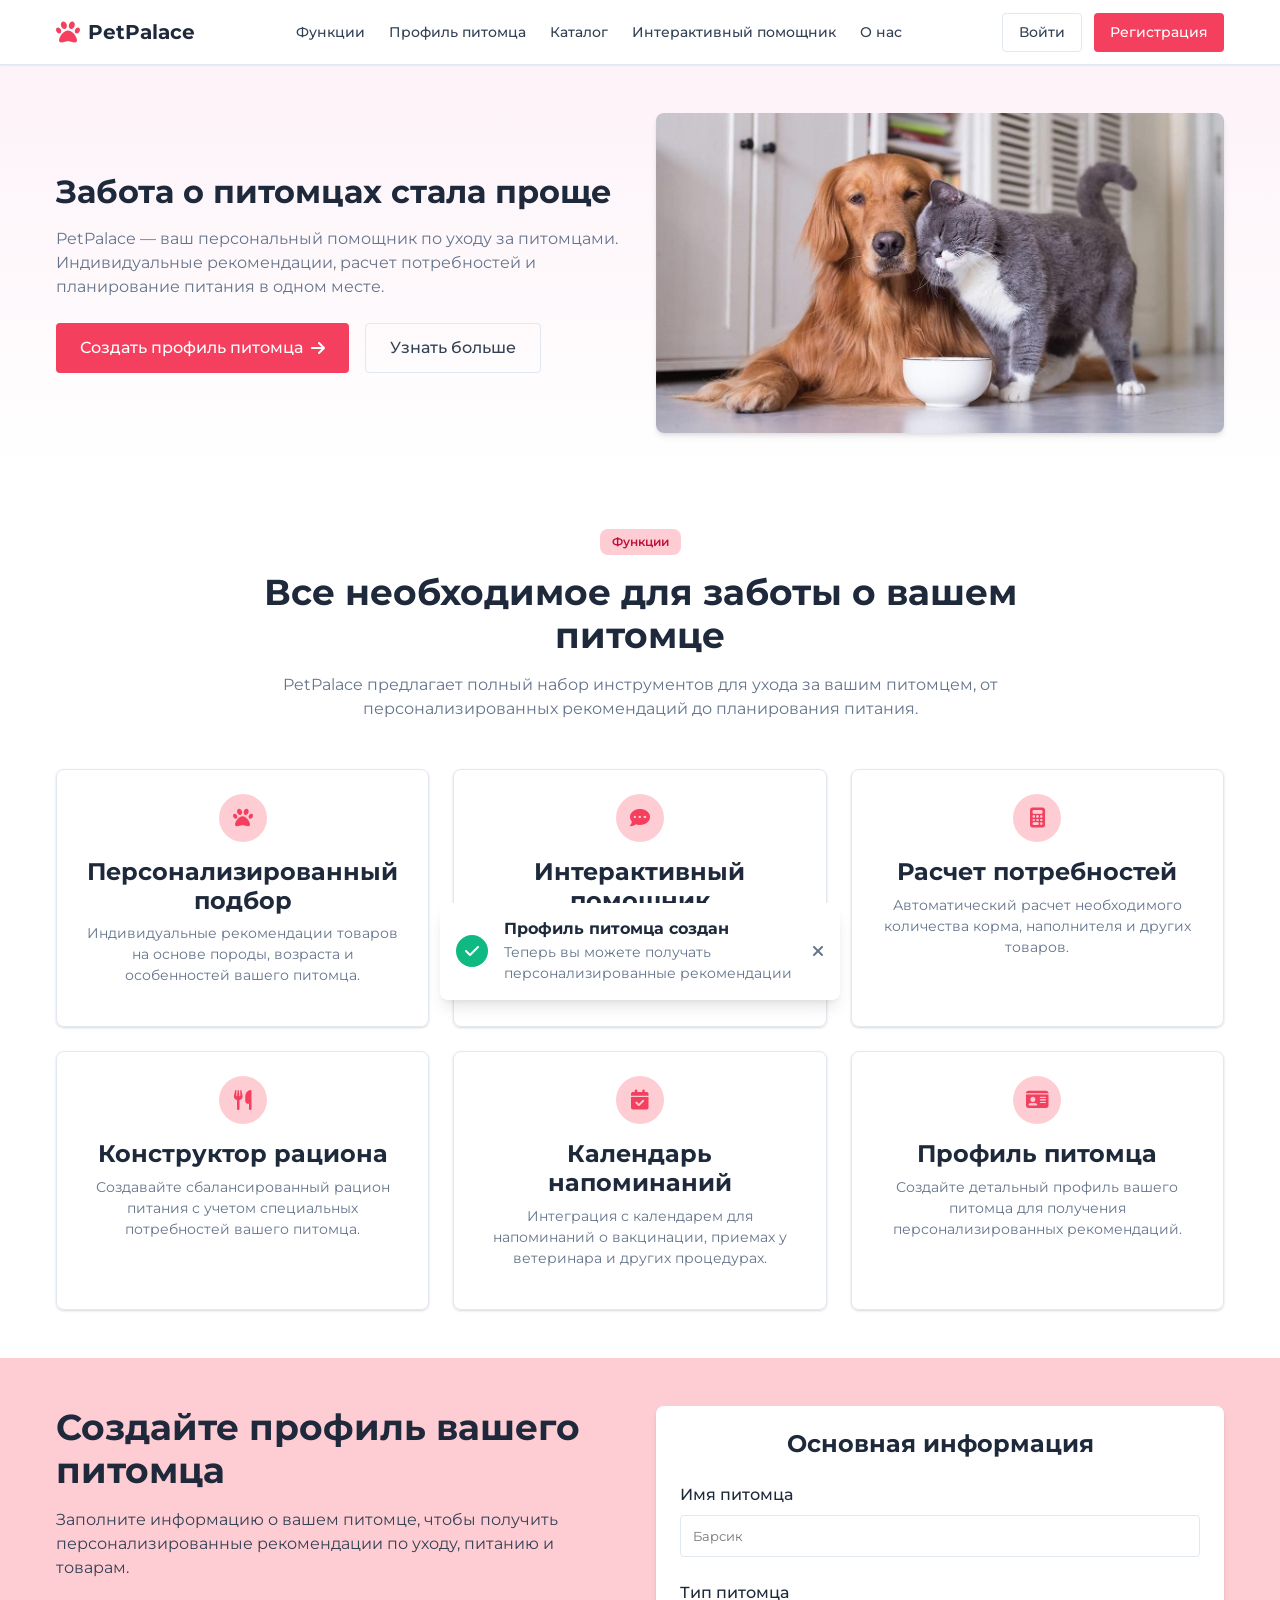
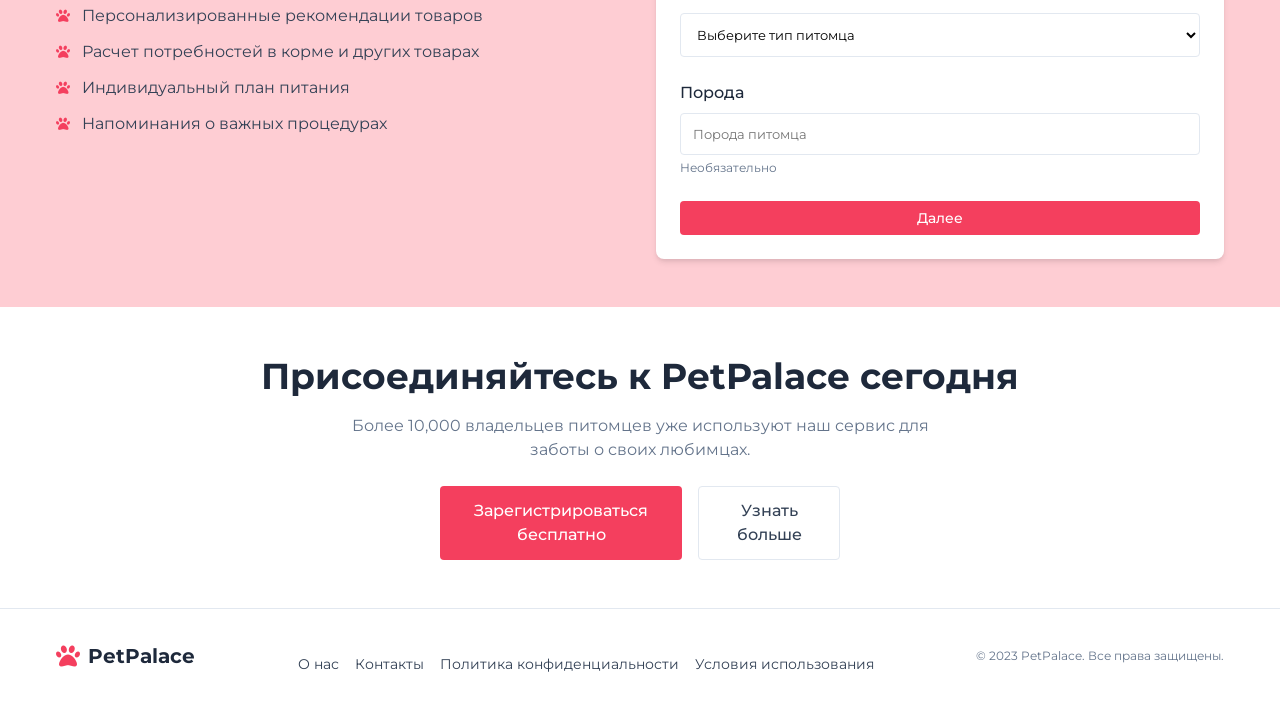
<file: index.html>
<!DOCTYPE html>
<html lang="ru">
  <head>
    <meta charset="UTF-8" />
    <meta name="viewport" content="width=device-width, initial-scale=1.0" />
    <title>PetPalace - Забота о питомцах стала проще</title>
    <link rel="stylesheet" href="css/styles.css" />
    <link
      rel="stylesheet"
      href="https://cdnjs.cloudflare.com/ajax/libs/font-awesome/6.4.0/css/all.min.css"
    />
    <link rel="preconnect" href="https://fonts.googleapis.com" />
    <link rel="preconnect" href="https://fonts.gstatic.com" crossorigin />
    <link
      href="https://fonts.googleapis.com/css2?family=Montserrat:wght@400;500;600;700&display=swap"
      rel="stylesheet"
    />
  </head>
  <body>
    <header class="header">
      <div class="container">
        <div class="header__content">
          <div class="logo">
            <a href="index.html" class="logo__link">
              <i class="fa-solid fa-paw logo__icon"></i>
              <span class="logo__text">PetPalace</span>
            </a>
          </div>
          <nav class="nav">
            <ul class="nav__list">
              <li class="nav__item">
                <a href="#features" class="nav__link">Функции</a>
              </li>
              <li class="nav__item">
                <a href="#pet-profile" class="nav__link">Профиль питомца</a>
              </li>
              <li class="nav__item">
                <a href="catalog.html" class="nav__link">Каталог</a>
              </li>

              <li class="nav__item">
                <a href="pet-assistant.html" class="nav__link"
                  >Интерактивный помощник</a
                >
              </li>
              <li class="nav__item">
                <a href="#about" class="nav__link">О нас</a>
              </li>
            </ul>
          </nav>
          <div class="header__buttons">
            <a href="login.html" class="btn btn--outline">Войти</a>
            <a href="register.html" class="btn btn--primary">Регистрация</a>
          </div>
          <button class="mobile-menu-toggle" aria-label="Открыть меню">
            <span></span>
            <span></span>
            <span></span>
          </button>
        </div>
      </div>
    </header>

    <div class="mobile-menu">
      <div class="mobile-menu__header">
        <div class="logo">
          <a href="index.html" class="logo__link">
            <i class="fa-solid fa-paw logo__icon"></i>
            <span class="logo__text">PetPalace</span>
          </a>
        </div>
        <button class="mobile-menu__close" aria-label="Закрыть меню">
          <i class="fa-solid fa-xmark"></i>
        </button>
      </div>
      <nav class="mobile-menu__nav">
        <ul class="mobile-menu__list">
          <li class="mobile-menu__item">
            <a href="#features" class="mobile-menu__link">Функции</a>
          </li>
          <li class="mobile-menu__item">
            <a href="#pet-profile" class="mobile-menu__link">Профиль питомца</a>
          </li>
          <li class="mobile-menu__item">
            <a href="catalog.html" class="mobile-menu__link">Каталог</a>
          </li>
          <li class="mobile-menu__item">
            <a href="#about" class="mobile-menu__link">О нас</a>
          </li>
          <li class="mobile-menu__item">
            <a href="login.html" class="mobile-menu__link">Войти</a>
          </li>
          <li class="mobile-menu__item">
            <a
              href="register.html"
              class="mobile-menu__link mobile-menu__link--accent"
              >Регистрация</a
            >
          </li>
        </ul>
      </nav>
    </div>

    <main>
      <section class="hero">
        <div class="container">
          <div class="hero__content">
            <div class="hero__text">
              <h1 class="hero__title">Забота о питомцах стала проще</h1>
              <p class="hero__description">
                PetPalace — ваш персональный помощник по уходу за питомцами.
                Индивидуальные рекомендации, расчет потребностей и планирование
                питания в одном месте.
              </p>
              <div class="hero__buttons">
                <a href="#pet-profile" class="btn btn--primary btn--lg">
                  Создать профиль питомца
                  <i class="fa-solid fa-arrow-right"></i>
                </a>
                <a href="#features" class="btn btn--outline btn--lg"
                  >Узнать больше</a
                >
              </div>
            </div>
            <div class="hero__image">
              <img
                src="собака.jpeg"
                alt="Счастливые питомцы"
                class="hero__img"
              />
            </div>
          </div>
        </div>
      </section>

      <section class="features" id="features">
        <div class="container">
          <div class="section-header">
            <span class="badge">Функции</span>
            <h2 class="section-title">
              Все необходимое для заботы о вашем питомце
            </h2>
            <p class="section-description">
              PetPalace предлагает полный набор инструментов для ухода за вашим
              питомцем, от персонализированных рекомендаций до планирования
              питания.
            </p>
          </div>

          <div class="features__grid">
            <div class="feature-card">
              <div class="feature-card__icon">
                <i class="fa-solid fa-paw"></i>
              </div>
              <h3 class="feature-card__title">Персонализированный подбор</h3>
              <p class="feature-card__description">
                Индивидуальные рекомендации товаров на основе породы, возраста и
                особенностей вашего питомца.
              </p>
            </div>

            <div class="feature-card">
              <div class="feature-card__icon">
                <i class="fa-solid fa-comment-dots"></i>
              </div>
              <h3 class="feature-card__title">Интерактивный помощник</h3>
              <p class="feature-card__description">
                Получайте советы и рекомендации по уходу за вашим питомцем от
                нашего виртуального ассистента.
              </p>
            </div>

            <div class="feature-card">
              <div class="feature-card__icon">
                <i class="fa-solid fa-calculator"></i>
              </div>
              <h3 class="feature-card__title">Расчет потребностей</h3>
              <p class="feature-card__description">
                Автоматический расчет необходимого количества корма, наполнителя
                и других товаров.
              </p>
            </div>

            <div class="feature-card">
              <div class="feature-card__icon">
                <i class="fa-solid fa-utensils"></i>
              </div>
              <h3 class="feature-card__title">Конструктор рациона</h3>
              <p class="feature-card__description">
                Создавайте сбалансированный рацион питания с учетом специальных
                потребностей вашего питомца.
              </p>
            </div>

            <div class="feature-card">
              <div class="feature-card__icon">
                <i class="fa-solid fa-calendar-check"></i>
              </div>
              <h3 class="feature-card__title">Календарь напоминаний</h3>
              <p class="feature-card__description">
                Интеграция с календарем для напоминаний о вакцинации, приемах у
                ветеринара и других процедурах.
              </p>
            </div>

            <div class="feature-card">
              <div class="feature-card__icon">
                <i class="fa-solid fa-id-card"></i>
              </div>
              <h3 class="feature-card__title">Профиль питомца</h3>
              <p class="feature-card__description">
                Создайте детальный профиль вашего питомца для получения
                персонализированных рекомендаций.
              </p>
            </div>
          </div>
        </div>
      </section>

      <section class="pet-profile" id="pet-profile">
        <div class="container">
          <div class="pet-profile__content">
            <div class="pet-profile__text">
              <h2 class="pet-profile__title">
                Создайте профиль вашего питомца
              </h2>
              <p class="pet-profile__description">
                Заполните информацию о вашем питомце, чтобы получить
                персонализированные рекомендации по уходу, питанию и товарам.
              </p>
              <ul class="pet-profile__benefits">
                <li class="pet-profile__benefit">
                  <i class="fa-solid fa-paw"></i>
                  <span>Персонализированные рекомендации товаров</span>
                </li>
                <li class="pet-profile__benefit">
                  <i class="fa-solid fa-paw"></i>
                  <span>Расчет потребностей в корме и других товарах</span>
                </li>
                <li class="pet-profile__benefit">
                  <i class="fa-solid fa-paw"></i>
                  <span>Индивидуальный план питания</span>
                </li>
                <li class="pet-profile__benefit">
                  <i class="fa-solid fa-paw"></i>
                  <span>Напоминания о важных процедурах</span>
                </li>
              </ul>
            </div>
            <div class="pet-profile__form-container">
              <form id="petProfileForm" class="pet-profile-form">
                <div class="pet-profile-form__step" data-step="1">
                  <h3 class="pet-profile-form__title">Основная информация</h3>
                  <div class="form-group">
                    <label for="petName" class="form-label">Имя питомца</label>
                    <input
                      type="text"
                      id="petName"
                      name="petName"
                      class="form-input"
                      placeholder="Барсик"
                      required
                    />
                  </div>
                  <div class="form-group">
                    <label for="petType" class="form-label">Тип питомца</label>
                    <select
                      id="petType"
                      name="petType"
                      class="form-select"
                      required
                    >
                      <option value="" disabled selected>
                        Выберите тип питомца
                      </option>
                      <option value="cat">Кошка</option>
                      <option value="dog">Собака</option>
                      <option value="bird">Птица</option>
                      <option value="rodent">Грызун</option>
                      <option value="fish">Рыбка</option>
                      <option value="other">Другое</option>
                    </select>
                  </div>
                  <div class="form-group">
                    <label for="breed" class="form-label">Порода</label>
                    <input
                      type="text"
                      id="breed"
                      name="breed"
                      class="form-input"
                      placeholder="Порода питомца"
                    />
                    <small class="form-hint">Необязательно</small>
                  </div>
                  <div class="form-actions">
                    <button
                      type="button"
                      class="btn btn--primary btn--full"
                      id="nextStep1"
                    >
                      Далее
                    </button>
                  </div>
                </div>

                <div class="pet-profile-form__step" data-step="2">
                  <h3 class="pet-profile-form__title">Физические параметры</h3>
                  <div class="form-group">
                    <label for="age" class="form-label">Возраст</label>
                    <select id="age" name="age" class="form-select" required>
                      <option value="" disabled selected>
                        Выберите возраст
                      </option>
                      <option value="baby">До 1 года</option>
                      <option value="young">1-3 года</option>
                      <option value="adult">4-8 лет</option>
                      <option value="senior">Старше 8 лет</option>
                    </select>
                  </div>
                  <div class="form-group">
                    <label for="weight" class="form-label">Вес (кг)</label>
                    <input
                      type="number"
                      id="weight"
                      name="weight"
                      class="form-input"
                      placeholder="5"
                      step="0.1"
                      min="0.1"
                      required
                    />
                  </div>
                  <div class="form-group">
                    <label class="form-label">Пол</label>
                    <div class="radio-group">
                      <label class="radio-label">
                        <input
                          type="radio"
                          name="gender"
                          value="male"
                          required
                        />
                        <span class="radio-text">Самец</span>
                      </label>
                      <label class="radio-label">
                        <input type="radio" name="gender" value="female" />
                        <span class="radio-text">Самка</span>
                      </label>
                    </div>
                  </div>
                  <div class="form-actions">
                    <button
                      type="button"
                      class="btn btn--outline"
                      id="prevStep2"
                    >
                      Назад
                    </button>
                    <button
                      type="button"
                      class="btn btn--primary"
                      id="nextStep2"
                    >
                      Далее
                    </button>
                  </div>
                </div>

                <div class="pet-profile-form__step" data-step="3">
                  <h3 class="pet-profile-form__title">Особые потребности</h3>
                  <div class="form-group">
                    <label class="checkbox-label">
                      <input type="checkbox" name="neutered" id="neutered" />
                      <span class="checkbox-text"
                        >Стерилизован/кастрирован</span
                      >
                    </label>
                    <small class="form-hint"
                      >Это поможет нам подобрать правильный рацион</small
                    >
                  </div>
                  <div class="form-group">
                    <label class="form-label">Особые потребности</label>
                    <small class="form-hint"
                      >Выберите все подходящие варианты</small
                    >
                    <div class="checkbox-group">
                      <label class="checkbox-label">
                        <input
                          type="checkbox"
                          name="specialNeeds"
                          value="allergies"
                        />
                        <span class="checkbox-text">Аллергии</span>
                      </label>
                      <label class="checkbox-label">
                        <input
                          type="checkbox"
                          name="specialNeeds"
                          value="digestive"
                        />
                        <span class="checkbox-text"
                          >Проблемы с пищеварением</span
                        >
                      </label>
                      <label class="checkbox-label">
                        <input
                          type="checkbox"
                          name="specialNeeds"
                          value="joint"
                        />
                        <span class="checkbox-text">Проблемы с суставами</span>
                      </label>
                      <label class="checkbox-label">
                        <input
                          type="checkbox"
                          name="specialNeeds"
                          value="dental"
                        />
                        <span class="checkbox-text"
                          >Стоматологические проблемы</span
                        >
                      </label>
                      <label class="checkbox-label">
                        <input
                          type="checkbox"
                          name="specialNeeds"
                          value="skin"
                        />
                        <span class="checkbox-text">Кожные проблемы</span>
                      </label>
                    </div>
                  </div>
                  <div class="form-actions">
                    <button
                      type="button"
                      class="btn btn--outline"
                      id="prevStep3"
                    >
                      Назад
                    </button>
                    <button type="submit" class="btn btn--primary">
                      Создать профиль
                    </button>
                  </div>
                </div>
              </form>
            </div>
          </div>
        </div>
      </section>

      <section class="cta">
        <div class="container">
          <div class="cta__content">
            <h2 class="cta__title">Присоединяйтесь к PetPalace сегодня</h2>
            <p class="cta__description">
              Более 10,000 владельцев питомцев уже используют наш сервис для
              заботы о своих любимцах.
            </p>
            <div class="cta__buttons">
              <a href="register.html" class="btn btn--primary btn--lg"
                >Зарегистрироваться бесплатно</a
              >
              <a href="#features" class="btn btn--outline btn--lg"
                >Узнать больше</a
              >
            </div>
          </div>
        </div>
      </section>
    </main>

    <footer class="footer">
      <div class="container">
        <div class="footer__content">
          <div class="footer__logo">
            <a href="index.html" class="logo__link">
              <i class="fa-solid fa-paw logo__icon"></i>
              <span class="logo__text">PetPalace</span>
            </a>
          </div>
          <nav class="footer__nav">
            <ul class="footer__nav-list">
              <li class="footer__nav-item">
                <a href="#" class="footer__nav-link">О нас</a>
              </li>
              <li class="footer__nav-item">
                <a href="#" class="footer__nav-link">Контакты</a>
              </li>
              <li class="footer__nav-item">
                <a href="#" class="footer__nav-link"
                  >Политика конфиденциальности</a
                >
              </li>
              <li class="footer__nav-item">
                <a href="#" class="footer__nav-link">Условия использования</a>
              </li>
            </ul>
          </nav>
          <div class="footer__copyright">
            <p>© 2023 PetPalace. Все права защищены.</p>
          </div>
        </div>
      </div>
    </footer>

    <div class="toast" id="toast">
      <div class="toast__icon">
        <i class="fa-solid fa-check"></i>
      </div>
      <div class="toast__content">
        <h4 class="toast__title">Профиль питомца создан</h4>
        <p class="toast__message">
          Теперь вы можете получать персонализированные рекомендации
        </p>
      </div>
      <button class="toast__close" aria-label="Закрыть уведомление">
        <i class="fa-solid fa-xmark"></i>
      </button>
    </div>

    <script src="js/main.js"></script>
    <script src="js/pet-profile.js"></script>
  </body>
</html>
</file>
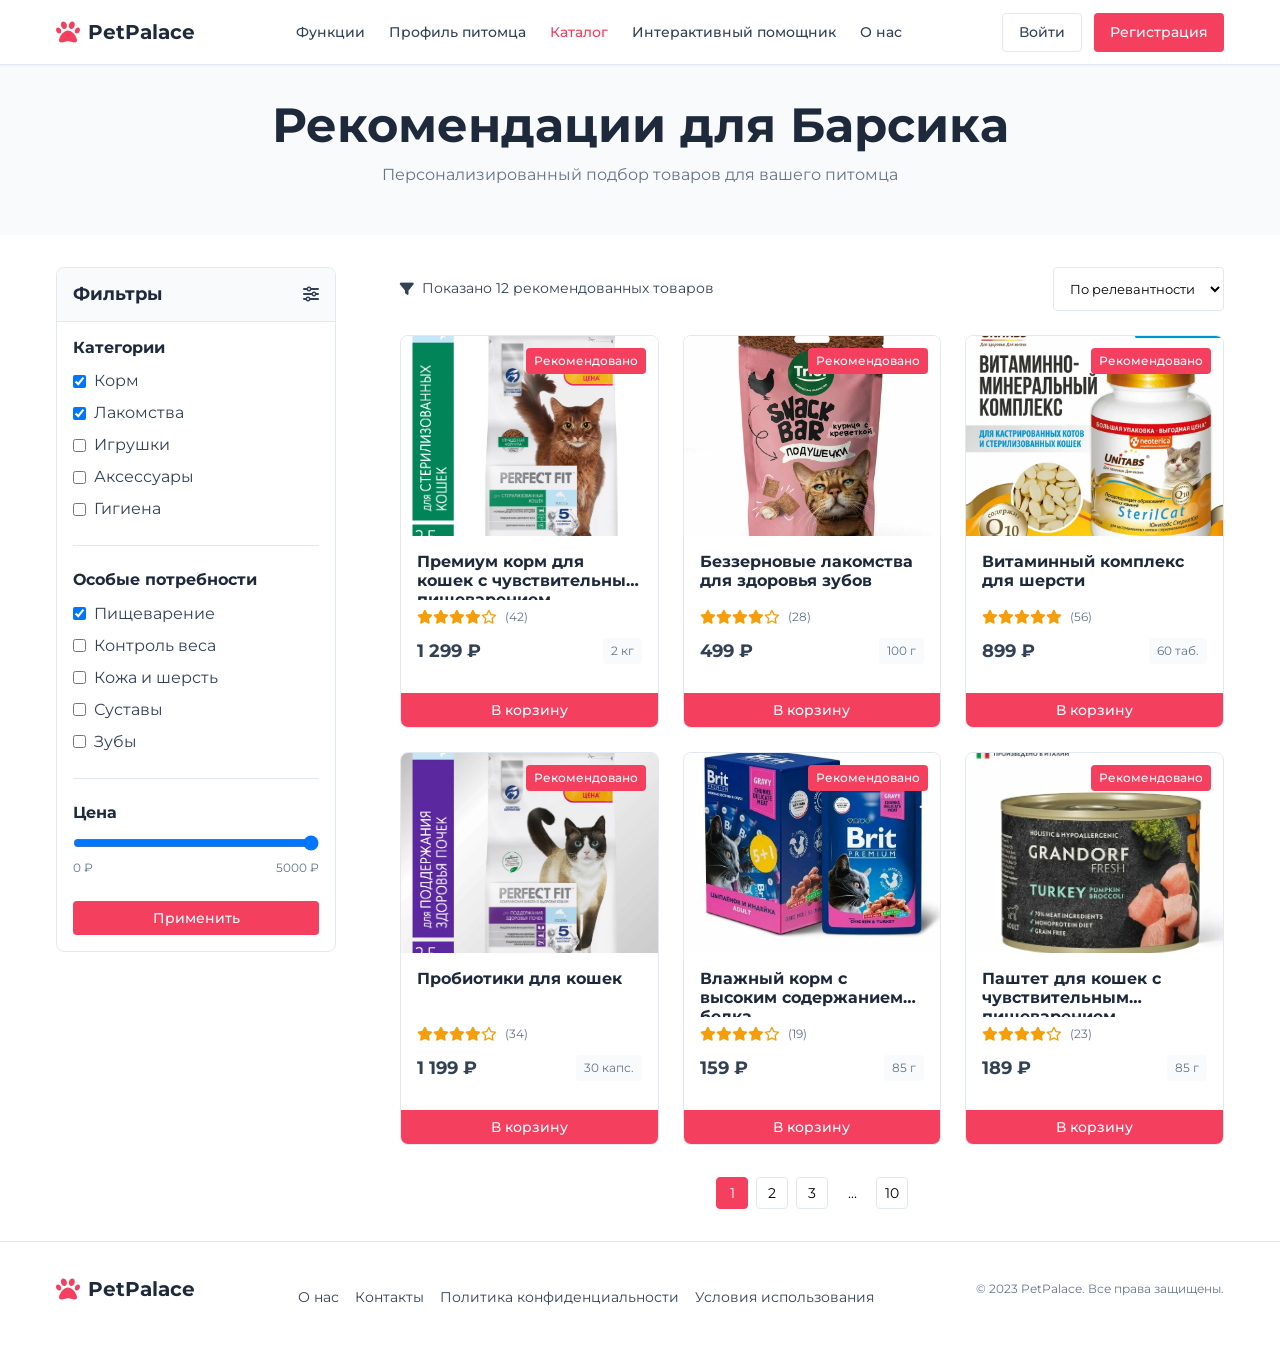
<file: catalog.html>
<!DOCTYPE html>
<html lang="ru">
  <head>
    <meta charset="UTF-8" />
    <meta name="viewport" content="width=device-width, initial-scale=1.0" />
    <title>Каталог товаров - PetPalace</title>
    <link rel="stylesheet" href="css/styles.css" />
    <link
      rel="stylesheet"
      href="https://cdnjs.cloudflare.com/ajax/libs/font-awesome/6.4.0/css/all.min.css"
    />
    <link rel="preconnect" href="https://fonts.googleapis.com" />
    <link rel="preconnect" href="https://fonts.gstatic.com" crossorigin />
    <link
      href="https://fonts.googleapis.com/css2?family=Montserrat:wght@400;500;600;700&display=swap"
      rel="stylesheet"
    />
  </head>
  <body>
    <header class="header">
      <div class="container">
        <div class="header__content">
          <div class="logo">
            <a href="index.html" class="logo__link">
              <i class="fa-solid fa-paw logo__icon"></i>
              <span class="logo__text">PetPalace</span>
            </a>
          </div>
          <nav class="nav">
            <ul class="nav__list">
              <li class="nav__item">
                <a href="index.html#features" class="nav__link">Функции</a>
              </li>
              <li class="nav__item">
                <a href="index.html#pet-profile" class="nav__link"
                  >Профиль питомца</a
                >
              </li>
              <li class="nav__item">
                <a href="catalog.html" class="nav__link nav__link--active"
                  >Каталог</a
                >
              </li>

              <li class="nav__item">
                <a href="pet-assistant.html" class="nav__link"
                  >Интерактивный помощник</a
                >
              </li>
              <li class="nav__item">
                <a href="index.html#about" class="nav__link">О нас</a>
              </li>
            </ul>
          </nav>
          <div class="header__buttons">
            <a href="login.html" class="btn btn--outline">Войти</a>
            <a href="register.html" class="btn btn--primary">Регистрация</a>
          </div>
          <button class="mobile-menu-toggle" aria-label="Открыть меню">
            <span></span>
            <span></span>
            <span></span>
          </button>
        </div>
      </div>
    </header>

    <div class="mobile-menu">
      <div class="mobile-menu__header">
        <div class="logo">
          <a href="index.html" class="logo__link">
            <i class="fa-solid fa-paw logo__icon"></i>
            <span class="logo__text">PetPalace</span>
          </a>
        </div>
        <button class="mobile-menu__close" aria-label="Закрыть меню">
          <i class="fa-solid fa-xmark"></i>
        </button>
      </div>
      <nav class="mobile-menu__nav">
        <ul class="mobile-menu__list">
          <li class="mobile-menu__item">
            <a href="index.html#features" class="mobile-menu__link">Функции</a>
          </li>
          <li class="mobile-menu__item">
            <a href="index.html#pet-profile" class="mobile-menu__link"
              >Профиль питомца</a
            >
          </li>
          <li class="mobile-menu__item">
            <a
              href="catalog.html"
              class="mobile-menu__link mobile-menu__link--active"
              >Каталог</a
            >
          </li>
          <li class="mobile-menu__item">
            <a href="index.html#about" class="mobile-menu__link">О нас</a>
          </li>
          <li class="mobile-menu__item">
            <a href="login.html" class="mobile-menu__link">Войти</a>
          </li>
          <li class="mobile-menu__item">
            <a
              href="register.html"
              class="mobile-menu__link mobile-menu__link--accent"
              >Регистрация</a
            >
          </li>
        </ul>
      </nav>
    </div>

    <main>
      <section class="page-header">
        <div class="container">
          <h1 class="page-title">Рекомендации для Барсика</h1>
          <p class="page-description">
            Персонализированный подбор товаров для вашего питомца
          </p>
        </div>
      </section>

      <section class="catalog">
        <div class="container">
          <div class="catalog__content">
            <aside class="catalog__sidebar">
              <div class="filter-panel">
                <div class="filter-panel__header">
                  <h2 class="filter-panel__title">Фильтры</h2>
                  <i class="fa-solid fa-sliders"></i>
                </div>
                <div class="filter-panel__body">
                  <div class="filter-group">
                    <h3 class="filter-group__title">Категории</h3>
                    <div class="filter-group__content">
                      <label class="checkbox-label">
                        <input
                          type="checkbox"
                          name="category"
                          value="food"
                          checked
                        />
                        <span class="checkbox-text">Корм</span>
                      </label>
                      <label class="checkbox-label">
                        <input
                          type="checkbox"
                          name="category"
                          value="treats"
                          checked
                        />
                        <span class="checkbox-text">Лакомства</span>
                      </label>
                      <label class="checkbox-label">
                        <input type="checkbox" name="category" value="toys" />
                        <span class="checkbox-text">Игрушки</span>
                      </label>
                      <label class="checkbox-label">
                        <input
                          type="checkbox"
                          name="category"
                          value="accessories"
                        />
                        <span class="checkbox-text">Аксессуары</span>
                      </label>
                      <label class="checkbox-label">
                        <input
                          type="checkbox"
                          name="category"
                          value="hygiene"
                        />
                        <span class="checkbox-text">Гигиена</span>
                      </label>
                    </div>
                  </div>

                  <div class="filter-divider"></div>

                  <div class="filter-group">
                    <h3 class="filter-group__title">Особые потребности</h3>
                    <div class="filter-group__content">
                      <label class="checkbox-label">
                        <input
                          type="checkbox"
                          name="needs"
                          value="digestive"
                          checked
                        />
                        <span class="checkbox-text">Пищеварение</span>
                      </label>
                      <label class="checkbox-label">
                        <input type="checkbox" name="needs" value="weight" />
                        <span class="checkbox-text">Контроль веса</span>
                      </label>
                      <label class="checkbox-label">
                        <input type="checkbox" name="needs" value="skin" />
                        <span class="checkbox-text">Кожа и шерсть</span>
                      </label>
                      <label class="checkbox-label">
                        <input type="checkbox" name="needs" value="joint" />
                        <span class="checkbox-text">Суставы</span>
                      </label>
                      <label class="checkbox-label">
                        <input type="checkbox" name="needs" value="dental" />
                        <span class="checkbox-text">Зубы</span>
                      </label>
                    </div>
                  </div>

                  <div class="filter-divider"></div>

                  <div class="filter-group">
                    <h3 class="filter-group__title">Цена</h3>
                    <div class="filter-group__content">
                      <div class="price-slider">
                        <input
                          type="range"
                          min="0"
                          max="5000"
                          value="5000"
                          class="price-slider__input"
                          id="priceRange"
                        />
                        <div class="price-slider__labels">
                          <span>0 ₽</span>
                          <span>5000 ₽</span>
                        </div>
                      </div>
                    </div>
                  </div>

                  <button class="btn btn--primary btn--full">Применить</button>
                </div>
              </div>
            </aside>

            <div class="catalog__main">
              <div class="catalog__header">
                <div class="catalog__results">
                  <i class="fa-solid fa-filter"></i>
                  <span>Показано 12 рекомендованных товаров</span>
                </div>
                <div class="catalog__sort">
                  <select class="form-select form-select--sm">
                    <option value="relevance">По релевантности</option>
                    <option value="price-asc">По цене (возр.)</option>
                    <option value="price-desc">По цене (убыв.)</option>
                    <option value="rating">По рейтингу</option>
                  </select>
                </div>
              </div>

              <div class="catalog__grid">
                <!-- Товар 1 -->
                <div class="product-card">
                  <div class="product-card__image">
                    <img
                      src="корм1.webp"
                      alt="Премиум корм для кошек с чувствительным пищеварением"
                      class="product-card__img"
                    />
                    <span class="product-card__badge">Рекомендовано</span>
                  </div>
                  <div class="product-card__content">
                    <h3 class="product-card__title">
                      Премиум корм для кошек с чувствительным пищеварением
                    </h3>
                    <div class="product-card__rating">
                      <div class="rating">
                        <i class="fa-solid fa-star"></i>
                        <i class="fa-solid fa-star"></i>
                        <i class="fa-solid fa-star"></i>
                        <i class="fa-solid fa-star"></i>
                        <i class="fa-regular fa-star"></i>
                      </div>
                      <span class="product-card__reviews">(42)</span>
                    </div>
                    <div class="product-card__footer">
                      <div class="product-card__price">1 299 ₽</div>
                      <div class="product-card__weight">2 кг</div>
                    </div>
                  </div>
                  <button class="btn btn--primary btn--full product-card__btn">
                    В корзину
                  </button>
                </div>

                <!-- Товар 2 -->
                <div class="product-card">
                  <div class="product-card__image">
                    <img
                      src="корм6.webp"
                      alt="Беззерновые лакомства для здоровья зубов"
                      class="product-card__img"
                    />
                    <span class="product-card__badge">Рекомендовано</span>
                  </div>
                  <div class="product-card__content">
                    <h3 class="product-card__title">
                      Беззерновые лакомства для здоровья зубов
                    </h3>
                    <div class="product-card__rating">
                      <div class="rating">
                        <i class="fa-solid fa-star"></i>
                        <i class="fa-solid fa-star"></i>
                        <i class="fa-solid fa-star"></i>
                        <i class="fa-solid fa-star"></i>
                        <i class="fa-regular fa-star"></i>
                      </div>
                      <span class="product-card__reviews">(28)</span>
                    </div>
                    <div class="product-card__footer">
                      <div class="product-card__price">499 ₽</div>
                      <div class="product-card__weight">100 г</div>
                    </div>
                  </div>
                  <button class="btn btn--primary btn--full product-card__btn">
                    В корзину
                  </button>
                </div>

                <!-- Товар 3 -->
                <div class="product-card">
                  <div class="product-card__image">
                    <img
                      src="корм3.webp"
                      alt="Витаминный комплекс для шерсти"
                      class="product-card__img"
                    />
                    <span class="product-card__badge">Рекомендовано</span>
                  </div>
                  <div class="product-card__content">
                    <h3 class="product-card__title">
                      Витаминный комплекс для шерсти
                    </h3>
                    <div class="product-card__rating">
                      <div class="rating">
                        <i class="fa-solid fa-star"></i>
                        <i class="fa-solid fa-star"></i>
                        <i class="fa-solid fa-star"></i>
                        <i class="fa-solid fa-star"></i>
                        <i class="fa-solid fa-star"></i>
                      </div>
                      <span class="product-card__reviews">(56)</span>
                    </div>
                    <div class="product-card__footer">
                      <div class="product-card__price">899 ₽</div>
                      <div class="product-card__weight">60 таб.</div>
                    </div>
                  </div>
                  <button class="btn btn--primary btn--full product-card__btn">
                    В корзину
                  </button>
                </div>

                <!-- Товар 4 -->
                <div class="product-card">
                  <div class="product-card__image">
                    <img
                      src="корм2.webp"
                      alt="Пробиотики для кошек"
                      class="product-card__img"
                    />
                    <span class="product-card__badge">Рекомендовано</span>
                  </div>
                  <div class="product-card__content">
                    <h3 class="product-card__title">Пробиотики для кошек</h3>
                    <div class="product-card__rating">
                      <div class="rating">
                        <i class="fa-solid fa-star"></i>
                        <i class="fa-solid fa-star"></i>
                        <i class="fa-solid fa-star"></i>
                        <i class="fa-solid fa-star"></i>
                        <i class="fa-regular fa-star"></i>
                      </div>
                      <span class="product-card__reviews">(34)</span>
                    </div>
                    <div class="product-card__footer">
                      <div class="product-card__price">1 199 ₽</div>
                      <div class="product-card__weight">30 капс.</div>
                    </div>
                  </div>
                  <button class="btn btn--primary btn--full product-card__btn">
                    В корзину
                  </button>
                </div>

                <!-- Товар 5 -->
                <div class="product-card">
                  <div class="product-card__image">
                    <img
                      src="корм4.webp"
                      alt="Влажный корм с высоким содержанием белка"
                      class="product-card__img"
                    />
                    <span class="product-card__badge">Рекомендовано</span>
                  </div>
                  <div class="product-card__content">
                    <h3 class="product-card__title">
                      Влажный корм с высоким содержанием белка
                    </h3>
                    <div class="product-card__rating">
                      <div class="rating">
                        <i class="fa-solid fa-star"></i>
                        <i class="fa-solid fa-star"></i>
                        <i class="fa-solid fa-star"></i>
                        <i class="fa-solid fa-star"></i>
                        <i class="fa-regular fa-star"></i>
                      </div>
                      <span class="product-card__reviews">(19)</span>
                    </div>
                    <div class="product-card__footer">
                      <div class="product-card__price">159 ₽</div>
                      <div class="product-card__weight">85 г</div>
                    </div>
                  </div>
                  <button class="btn btn--primary btn--full product-card__btn">
                    В корзину
                  </button>
                </div>

                <!-- Товар 6 -->
                <div class="product-card">
                  <div class="product-card__image">
                    <img
                      src="корм5.webp"
                      alt="Паштет для кошек с чувствительным пищеварением"
                      class="product-card__img"
                    />
                    <span class="product-card__badge">Рекомендовано</span>
                  </div>
                  <div class="product-card__content">
                    <h3 class="product-card__title">
                      Паштет для кошек с чувствительным пищеварением
                    </h3>
                    <div class="product-card__rating">
                      <div class="rating">
                        <i class="fa-solid fa-star"></i>
                        <i class="fa-solid fa-star"></i>
                        <i class="fa-solid fa-star"></i>
                        <i class="fa-solid fa-star"></i>
                        <i class="fa-regular fa-star"></i>
                      </div>
                      <span class="product-card__reviews">(23)</span>
                    </div>
                    <div class="product-card__footer">
                      <div class="product-card__price">189 ₽</div>
                      <div class="product-card__weight">85 г</div>
                    </div>
                  </div>
                  <button class="btn btn--primary btn--full product-card__btn">
                    В корзину
                  </button>
                </div>
              </div>

              <div class="pagination">
                <button class="pagination__btn pagination__btn--active">
                  1
                </button>
                <button class="pagination__btn">2</button>
                <button class="pagination__btn">3</button>
                <button class="pagination__btn pagination__btn--dots">
                  ...
                </button>
                <button class="pagination__btn">10</button>
              </div>
            </div>
          </div>
        </div>
      </section>
    </main>

    <footer class="footer">
      <div class="container">
        <div class="footer__content">
          <div class="footer__logo">
            <a href="index.html" class="logo__link">
              <i class="fa-solid fa-paw logo__icon"></i>
              <span class="logo__text">PetPalace</span>
            </a>
          </div>
          <nav class="footer__nav">
            <ul class="footer__nav-list">
              <li class="footer__nav-item">
                <a href="#" class="footer__nav-link">О нас</a>
              </li>
              <li class="footer__nav-item">
                <a href="#" class="footer__nav-link">Контакты</a>
              </li>
              <li class="footer__nav-item">
                <a href="#" class="footer__nav-link"
                  >Политика конфиденциальности</a
                >
              </li>
              <li class="footer__nav-item">
                <a href="#" class="footer__nav-link">Условия использования</a>
              </li>
            </ul>
          </nav>
          <div class="footer__copyright">
            <p>© 2023 PetPalace. Все права защищены.</p>
          </div>
        </div>
      </div>
    </footer>

    <script src="js/main.js"></script>
    <script src="js/catalog.js"></script>
  </body>
</html>
</file>
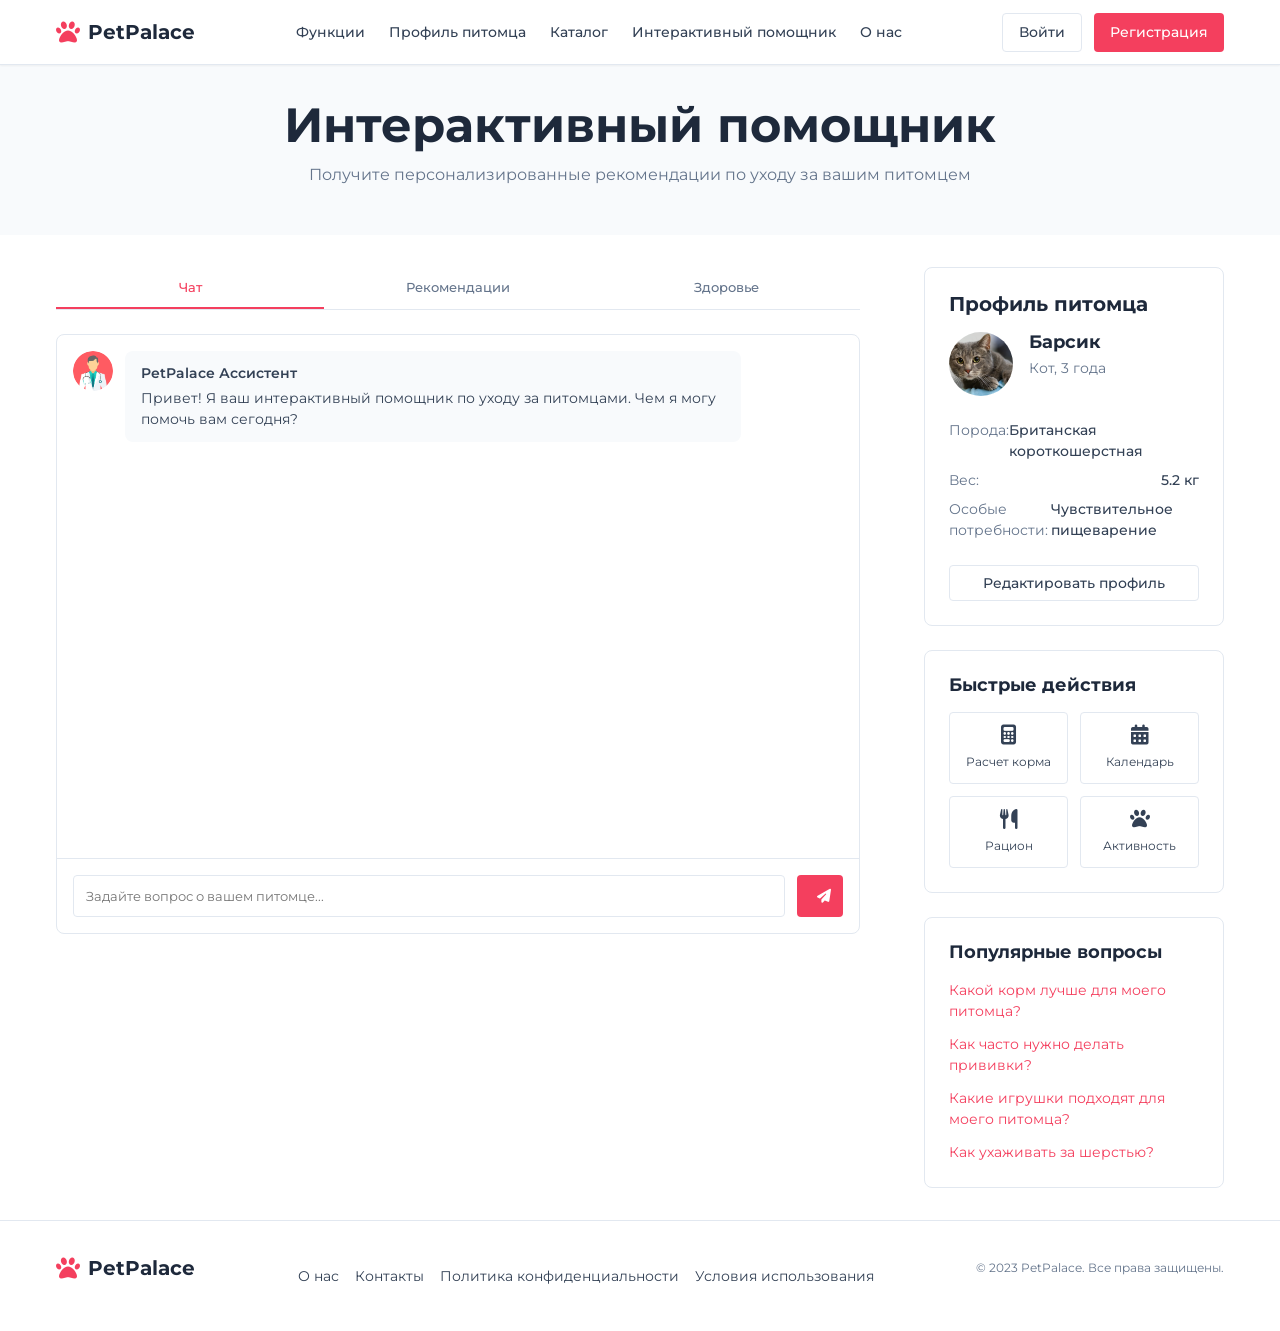
<file: pet-assistant.html>
<!DOCTYPE html>
<html lang="ru">
  <head>
    <meta charset="UTF-8" />
    <meta name="viewport" content="width=device-width, initial-scale=1.0" />
    <title>Интерактивный помощник - PetPalace</title>
    <link rel="stylesheet" href="css/styles.css" />
    <link
      rel="stylesheet"
      href="https://cdnjs.cloudflare.com/ajax/libs/font-awesome/6.4.0/css/all.min.css"
    />
    <link rel="preconnect" href="https://fonts.googleapis.com" />
    <link rel="preconnect" href="https://fonts.gstatic.com" crossorigin />
    <link
      href="https://fonts.googleapis.com/css2?family=Montserrat:wght@400;500;600;700&display=swap"
      rel="stylesheet"
    />
  </head>
  <body>
    <header class="header">
      <div class="container">
        <div class="header__content">
          <div class="logo">
            <a href="index.html" class="logo__link">
              <i class="fa-solid fa-paw logo__icon"></i>
              <span class="logo__text">PetPalace</span>
            </a>
          </div>
          <nav class="nav">
            <ul class="nav__list">
              <li class="nav__item">
                <a href="index.html#features" class="nav__link">Функции</a>
              </li>
              <li class="nav__item">
                <a href="index.html#pet-profile" class="nav__link"
                  >Профиль питомца</a
                >
              </li>
              <li class="nav__item">
                <a href="catalog.html" class="nav__link">Каталог</a>
              </li>
              <li class="nav__item">
                <a href="pet-assistant.html" class="nav__link"
                  >Интерактивный помощник</a
                >
              </li>

              <li class="nav__item">
                <a href="index.html#about" class="nav__link">О нас</a>
              </li>
            </ul>
          </nav>
          <div class="header__buttons">
            <a href="login.html" class="btn btn--outline">Войти</a>
            <a href="register.html" class="btn btn--primary">Регистрация</a>
          </div>
          <button class="mobile-menu-toggle" aria-label="Открыть меню">
            <span></span>
            <span></span>
            <span></span>
          </button>
        </div>
      </div>
    </header>

    <div class="mobile-menu">
      <div class="mobile-menu__header">
        <div class="logo">
          <a href="index.html" class="logo__link">
            <i class="fa-solid fa-paw logo__icon"></i>
            <span class="logo__text">PetPalace</span>
          </a>
        </div>
        <button class="mobile-menu__close" aria-label="Закрыть меню">
          <i class="fa-solid fa-xmark"></i>
        </button>
      </div>
      <nav class="mobile-menu__nav">
        <ul class="mobile-menu__list">
          <li class="mobile-menu__item">
            <a href="index.html#features" class="mobile-menu__link">Функции</a>
          </li>
          <li class="mobile-menu__item">
            <a href="index.html#pet-profile" class="mobile-menu__link"
              >Профиль питомца</a
            >
          </li>
          <li class="mobile-menu__item">
            <a href="catalog.html" class="mobile-menu__link">Каталог</a>
          </li>
          <li class="mobile-menu__item">
            <a href="index.html#about" class="mobile-menu__link">О нас</a>
          </li>
          <li class="mobile-menu__item">
            <a href="login.html" class="mobile-menu__link">Войти</a>
          </li>
          <li class="mobile-menu__item">
            <a
              href="register.html"
              class="mobile-menu__link mobile-menu__link--accent"
              >Регистрация</a
            >
          </li>
        </ul>
      </nav>
    </div>

    <main>
      <section class="page-header">
        <div class="container">
          <h1 class="page-title">Интерактивный помощник</h1>
          <p class="page-description">
            Получите персонализированные рекомендации по уходу за вашим питомцем
          </p>
        </div>
      </section>

      <section class="assistant">
        <div class="container">
          <div class="assistant__content">
            <div class="assistant__main">
              <div class="tabs">
                <div class="tabs__header">
                  <button class="tabs__btn tabs__btn--active" data-tab="chat">
                    Чат
                  </button>
                  <button class="tabs__btn" data-tab="recommendations">
                    Рекомендации
                  </button>
                  <button class="tabs__btn" data-tab="health">Здоровье</button>
                </div>
                <div class="tabs__content">
                  <div
                    class="tabs__pane tabs__pane--active"
                    data-tab-content="chat"
                  >
                    <div class="chat">
                      <div class="chat__messages" id="chatMessages">
                        <div class="chat__message chat__message--assistant">
                          <div class="chat__avatar">
                            <img
                              src="ассистент.png"
                              alt="Ассистент"
                              class="chat__avatar-img"
                            />
                          </div>
                          <div class="chat__bubble">
                            <div class="chat__sender">PetPalace Ассистент</div>
                            <div class="chat__text">
                              Привет! Я ваш интерактивный помощник по уходу за
                              питомцами. Чем я могу помочь вам сегодня?
                            </div>
                          </div>
                        </div>
                      </div>
                      <div class="chat__input">
                        <input
                          type="text"
                          class="form-input"
                          id="chatInput"
                          placeholder="Задайте вопрос о вашем питомце..."
                        />
                        <button
                          class="btn btn--primary chat__send"
                          id="sendMessage"
                        >
                          <i class="fa-solid fa-paper-plane"></i>
                        </button>
                      </div>
                    </div>
                  </div>
                  <div class="tabs__pane" data-tab-content="recommendations">
                    <h2 class="tabs__title">Рекомендации по уходу</h2>
                    <div class="recommendations-grid">
                      <div class="recommendation-card">
                        <div class="recommendation-card__icon">
                          <i class="fa-solid fa-utensils"></i>
                        </div>
                        <div class="recommendation-card__content">
                          <h3 class="recommendation-card__title">Питание</h3>
                          <p class="recommendation-card__text">
                            Для кошек с чувствительным пищеварением
                            рекомендуется диета с ограниченным количеством
                            ингредиентов и легкоусвояемыми белками.
                          </p>
                          <a href="#" class="recommendation-card__link"
                            >Подробнее</a
                          >
                        </div>
                      </div>
                      <div class="recommendation-card">
                        <div class="recommendation-card__icon">
                          <i class="fa-solid fa-paw"></i>
                        </div>
                        <div class="recommendation-card__content">
                          <h3 class="recommendation-card__title">Активность</h3>
                          <p class="recommendation-card__text">
                            Регулярные игры помогают поддерживать здоровый вес и
                            стимулируют умственную активность вашего питомца.
                          </p>
                          <a href="#" class="recommendation-card__link"
                            >Подробнее</a
                          >
                        </div>
                      </div>
                      <div class="recommendation-card">
                        <div class="recommendation-card__icon">
                          <i class="fa-solid fa-info"></i>
                        </div>
                        <div class="recommendation-card__content">
                          <h3 class="recommendation-card__title">Гигиена</h3>
                          <p class="recommendation-card__text">
                            Регулярная чистка зубов и расчесывание шерсти
                            помогут предотвратить проблемы со здоровьем вашего
                            питомца.
                          </p>
                          <a href="#" class="recommendation-card__link"
                            >Подробнее</a
                          >
                        </div>
                      </div>
                      <div class="recommendation-card">
                        <div class="recommendation-card__icon">
                          <i class="fa-solid fa-calendar-check"></i>
                        </div>
                        <div class="recommendation-card__content">
                          <h3 class="recommendation-card__title">Вакцинация</h3>
                          <p class="recommendation-card__text">
                            Следующая вакцинация рекомендуется через 3 месяца.
                            Мы отправим вам напоминание.
                          </p>
                          <a href="#" class="recommendation-card__link"
                            >Добавить в календарь</a
                          >
                        </div>
                      </div>
                    </div>
                  </div>
                  <div class="tabs__pane" data-tab-content="health">
                    <h2 class="tabs__title">Здоровье питомца</h2>
                    <div class="health-section">
                      <h3 class="health-section__title">Ближайшие процедуры</h3>
                      <div class="health-procedures">
                        <div class="health-procedure">
                          <div class="health-procedure__icon">
                            <i class="fa-solid fa-calendar-check"></i>
                          </div>
                          <div class="health-procedure__content">
                            <h4 class="health-procedure__title">
                              Ежегодная вакцинация
                            </h4>
                            <p class="health-procedure__date">15 июня 2023</p>
                          </div>
                          <button class="btn btn--outline btn--sm">
                            Напомнить
                          </button>
                        </div>
                        <div class="health-procedure">
                          <div class="health-procedure__icon">
                            <i class="fa-solid fa-calendar-check"></i>
                          </div>
                          <div class="health-procedure__content">
                            <h4 class="health-procedure__title">
                              Обработка от паразитов
                            </h4>
                            <p class="health-procedure__date">30 мая 2023</p>
                          </div>
                          <button class="btn btn--outline btn--sm">
                            Напомнить
                          </button>
                        </div>
                      </div>
                    </div>
                    <div class="health-section">
                      <h3 class="health-section__title">Мониторинг веса</h3>
                      <div class="weight-chart">
                        <p class="weight-chart__placeholder">
                          График изменения веса будет отображаться здесь
                        </p>
                      </div>
                    </div>
                    <div class="health-section">
                      <h3 class="health-section__title">
                        Рекомендации ветеринара
                      </h3>
                      <div class="vet-recommendations">
                        <p>
                          На основе профиля вашего питомца рекомендуется
                          обратить внимание на следующие аспекты здоровья:
                        </p>
                        <ul class="vet-recommendations__list">
                          <li>
                            Контроль за состоянием пищеварительной системы
                          </li>
                          <li>
                            Регулярная чистка зубов для профилактики зубного
                            камня
                          </li>
                          <li>Поддержание оптимального веса</li>
                          <li>
                            Обогащение среды для психологического благополучия
                          </li>
                        </ul>
                      </div>
                    </div>
                  </div>
                </div>
              </div>
            </div>
            <div class="assistant__sidebar">
              <div class="pet-profile-card">
                <h2 class="pet-profile-card__title">Профиль питомца</h2>
                <div class="pet-profile-card__info">
                  <div class="pet-profile-card__avatar">
                    <img
                      src="барсик.webp"
                      alt="Барсик"
                      class="pet-profile-card__img"
                    />
                  </div>
                  <div class="pet-profile-card__details">
                    <h3 class="pet-profile-card__name">Барсик</h3>
                    <p class="pet-profile-card__meta">Кот, 3 года</p>
                  </div>
                </div>
                <div class="pet-profile-card__data">
                  <div class="pet-profile-card__row">
                    <span class="pet-profile-card__label">Порода:</span>
                    <span class="pet-profile-card__value"
                      >Британская короткошерстная</span
                    >
                  </div>
                  <div class="pet-profile-card__row">
                    <span class="pet-profile-card__label">Вес:</span>
                    <span class="pet-profile-card__value">5.2 кг</span>
                  </div>
                  <div class="pet-profile-card__row">
                    <span class="pet-profile-card__label"
                      >Особые потребности:</span
                    >
                    <span class="pet-profile-card__value"
                      >Чувствительное пищеварение</span
                    >
                  </div>
                </div>
                <button class="btn btn--outline btn--full">
                  Редактировать профиль
                </button>
              </div>

              <div class="quick-actions">
                <h3 class="quick-actions__title">Быстрые действия</h3>
                <div class="quick-actions__grid">
                  <a href="calculator.html" class="quick-action">
                    <i class="fa-solid fa-calculator"></i>
                    <span>Расчет корма</span>
                  </a>
                  <a href="calendar.html" class="quick-action">
                    <i class="fa-solid fa-calendar-days"></i>
                    <span>Календарь</span>
                  </a>
                  <a href="diet.html" class="quick-action">
                    <i class="fa-solid fa-utensils"></i>
                    <span>Рацион</span>
                  </a>
                  <a href="#" class="quick-action">
                    <i class="fa-solid fa-paw"></i>
                    <span>Активность</span>
                  </a>
                </div>
              </div>

              <div class="popular-questions">
                <h3 class="popular-questions__title">Популярные вопросы</h3>
                <div class="popular-questions__list">
                  <a href="#" class="popular-question"
                    >Какой корм лучше для моего питомца?</a
                  >
                  <a href="#" class="popular-question"
                    >Как часто нужно делать прививки?</a
                  >
                  <a href="#" class="popular-question"
                    >Какие игрушки подходят для моего питомца?</a
                  >
                  <a href="#" class="popular-question"
                    >Как ухаживать за шерстью?</a
                  >
                </div>
              </div>
            </div>
          </div>
        </div>
      </section>
    </main>

    <footer class="footer">
      <div class="container">
        <div class="footer__content">
          <div class="footer__logo">
            <a href="index.html" class="logo__link">
              <i class="fa-solid fa-paw logo__icon"></i>
              <span class="logo__text">PetPalace</span>
            </a>
          </div>
          <nav class="footer__nav">
            <ul class="footer__nav-list">
              <li class="footer__nav-item">
                <a href="#" class="footer__nav-link">О нас</a>
              </li>
              <li class="footer__nav-item">
                <a href="#" class="footer__nav-link">Контакты</a>
              </li>
              <li class="footer__nav-item">
                <a href="#" class="footer__nav-link"
                  >Политика конфиденциальности</a
                >
              </li>
              <li class="footer__nav-item">
                <a href="#" class="footer__nav-link">Условия использования</a>
              </li>
            </ul>
          </nav>
          <div class="footer__copyright">
            <p>© 2023 PetPalace. Все права защищены.</p>
          </div>
        </div>
      </div>
    </footer>

    <script src="js/main.js"></script>
    <script src="js/assistant.js"></script>
  </body>
</html>
</file>
<file: css/styles.css>
/* Base Styles */
:root {
  --color-primary: #f43f5e;
  --color-primary-light: #fecdd3;
  --color-primary-dark: #be123c;
  --color-secondary: #0ea5e9;
  --color-secondary-light: #bae6fd;
  --color-text: #334155;
  --color-text-light: #64748b;
  --color-heading: #1e293b;
  --color-background: #ffffff;
  --color-background-alt: #f8fafc;
  --color-border: #e2e8f0;
  --color-success: #10b981;
  --color-warning: #f59e0b;
  --color-error: #ef4444;
  --shadow-sm: 0 1px 2px 0 rgba(0, 0, 0, 0.05);
  --shadow: 0 1px 3px 0 rgba(0, 0, 0, 0.1), 0 1px 2px 0 rgba(0, 0, 0, 0.06);
  --shadow-md: 0 4px 6px -1px rgba(0, 0, 0, 0.1),
    0 2px 4px -1px rgba(0, 0, 0, 0.06);
  --shadow-lg: 0 10px 15px -3px rgba(0, 0, 0, 0.1),
    0 4px 6px -2px rgba(0, 0, 0, 0.05);
  --radius-sm: 0.125rem;
  --radius: 0.25rem;
  --radius-md: 0.375rem;
  --radius-lg: 0.5rem;
  --radius-xl: 0.75rem;
  --radius-2xl: 1rem;
  --transition: 0.3s ease;
}

* {
  margin: 0;
  padding: 0;
  box-sizing: border-box;
}

html {
  font-size: 16px;
  scroll-behavior: smooth;
}

body {
  font-family: "Montserrat", sans-serif;
  color: var(--color-text);
  line-height: 1.5;
  background-color: var(--color-background);
}

img {
  max-width: 100%;
  height: auto;
  display: block;
}

a {
  color: var(--color-primary);
  text-decoration: none;
  transition: color var(--transition);
}

a:hover {
  color: var(--color-primary-dark);
}

ul,
ol {
  list-style: none;
}

button {
  cursor: pointer;
  font-family: inherit;
  border: none;
  background: none;
}

input,
select,
textarea {
  font-family: inherit;
}

.container {
  width: 100%;
  max-width: 1200px;
  margin: 0 auto;
  padding: 0 1rem;
}

/* Typography */
h1,
h2,
h3,
h4,
h5,
h6 {
  color: var(--color-heading);
  font-weight: 700;
  line-height: 1.2;
  margin-bottom: 1rem;
}

h1 {
  font-size: 2.5rem;
}

h2 {
  font-size: 2rem;
}

h3 {
  font-size: 1.5rem;
}

h4 {
  font-size: 1.25rem;
}

p {
  margin-bottom: 1rem;
}

/* Buttons */
.btn {
  display: inline-flex;
  align-items: center;
  justify-content: center;
  padding: 0.5rem 1rem;
  border-radius: var(--radius);
  font-weight: 500;
  transition: all var(--transition);
  font-size: 0.875rem;
}

.btn--primary {
  background-color: var(--color-primary);
  color: white;
}

.btn--primary:hover {
  background-color: var(--color-primary-dark);
  color: white;
}

.btn--outline {
  border: 1px solid var(--color-border);
  background-color: transparent;
  color: var(--color-text);
}

.btn--outline:hover {
  border-color: var(--color-primary);
  color: var(--color-primary);
}

.btn--lg {
  padding: 0.75rem 1.5rem;
  font-size: 1rem;
}

.btn--sm {
  padding: 0.25rem 0.75rem;
  font-size: 0.75rem;
}

.btn--full {
  width: 100%;
}

.btn i {
  margin-left: 0.5rem;
}

/* Forms */
.form-group {
  margin-bottom: 1.5rem;
}

.form-label {
  display: block;
  margin-bottom: 0.5rem;
  font-weight: 500;
  color: var(--color-heading);
}

.form-input,
.form-select,
.form-textarea {
  width: 100%;
  padding: 0.75rem;
  border: 1px solid var(--color-border);
  border-radius: var(--radius);
  background-color: var(--color-background);
  transition: border-color var(--transition);
}

.form-input:focus,
.form-select:focus,
.form-textarea:focus {
  outline: none;
  border-color: var(--color-primary);
}

.form-hint {
  display: block;
  margin-top: 0.25rem;
  font-size: 0.75rem;
  color: var(--color-text-light);
}

.form-actions {
  display: flex;
  justify-content: space-between;
  gap: 1rem;
  margin-top: 1.5rem;
}

/* Checkbox and Radio */
.checkbox-label,
.radio-label {
  display: flex;
  align-items: center;
  margin-bottom: 0.5rem;
  cursor: pointer;
}

.checkbox-text,
.radio-text {
  margin-left: 0.5rem;
}

.checkbox-group,
.radio-group {
  margin-top: 0.5rem;
}

/* Header */
.header {
  position: sticky;
  top: 0;
  z-index: 100;
  background-color: var(--color-background);
  border-bottom: 1px solid var(--color-border);
  box-shadow: var(--shadow-sm);
}

.header__content {
  display: flex;
  align-items: center;
  justify-content: space-between;
  height: 4rem;
}

.logo__link {
  display: flex;
  align-items: center;
  gap: 0.5rem;
  color: var(--color-heading);
}

.logo__icon {
  color: var(--color-primary);
  font-size: 1.5rem;
}

.logo__text {
  font-weight: 700;
  font-size: 1.25rem;
}

.nav__list {
  display: none;
}

.header__buttons {
  display: none;
}

.mobile-menu-toggle {
  display: flex;
  flex-direction: column;
  justify-content: space-between;
  width: 1.5rem;
  height: 1.25rem;
}

.mobile-menu-toggle span {
  display: block;
  width: 100%;
  height: 2px;
  background-color: var(--color-heading);
  transition: transform var(--transition);
}

/* Mobile Menu */
.mobile-menu {
  position: fixed;
  top: 0;
  right: -100%;
  width: 80%;
  max-width: 300px;
  height: 100%;
  background-color: var(--color-background);
  z-index: 200;
  box-shadow: var(--shadow-lg);
  transition: right var(--transition);
  overflow-y: auto;
}

.mobile-menu.active {
  right: 0;
}

.mobile-menu__header {
  display: flex;
  align-items: center;
  justify-content: space-between;
  padding: 1rem;
  border-bottom: 1px solid var(--color-border);
}

.mobile-menu__close {
  font-size: 1.25rem;
  color: var(--color-text);
}

.mobile-menu__nav {
  padding: 1rem;
}

.mobile-menu__item {
  margin-bottom: 0.75rem;
}

.mobile-menu__link {
  display: block;
  padding: 0.75rem;
  color: var(--color-text);
  border-radius: var(--radius);
  transition: background-color var(--transition);
}

.mobile-menu__link:hover {
  background-color: var(--color-background-alt);
}

.mobile-menu__link--active {
  color: var(--color-primary);
  font-weight: 500;
}

.mobile-menu__link--accent {
  background-color: var(--color-primary);
  color: white;
  font-weight: 500;
}

.mobile-menu__link--accent:hover {
  background-color: var(--color-primary-dark);
  color: white;
}

/* Hero Section */
.hero {
  padding: 3rem 0;
  background: linear-gradient(to bottom, #fdf2f8, #ffffff);
}

.hero__content {
  display: flex;
  flex-direction: column;
  gap: 2rem;
}

.hero__title {
  font-size: 2rem;
  margin-bottom: 1rem;
}

.hero__description {
  font-size: 1rem;
  color: var(--color-text-light);
  margin-bottom: 1.5rem;
}

.hero__buttons {
  display: flex;
  flex-direction: column;
  gap: 1rem;
}

.hero__image {
  border-radius: var(--radius-lg);
  overflow: hidden;
  box-shadow: var(--shadow-md);
}

/* Features Section */
.features {
  padding: 3rem 0;
}

.section-header {
  text-align: center;
  max-width: 800px;
  margin: 0 auto 3rem;
}

.badge {
  display: inline-block;
  padding: 0.25rem 0.75rem;
  background-color: var(--color-primary-light);
  color: var(--color-primary-dark);
  border-radius: var(--radius-lg);
  font-size: 0.75rem;
  font-weight: 600;
  margin-bottom: 1rem;
}

.section-title {
  margin-bottom: 1rem;
}

.section-description {
  color: var(--color-text-light);
}

.features__grid {
  display: grid;
  grid-template-columns: 1fr;
  gap: 1.5rem;
}

.feature-card {
  display: flex;
  flex-direction: column;
  align-items: center;
  text-align: center;
  padding: 1.5rem;
  border: 1px solid var(--color-border);
  border-radius: var(--radius-lg);
  box-shadow: var(--shadow);
  transition: transform var(--transition), box-shadow var(--transition);
}

.feature-card:hover {
  transform: translateY(-5px);
  box-shadow: var(--shadow-md);
}

.feature-card__icon {
  display: flex;
  align-items: center;
  justify-content: center;
  width: 3rem;
  height: 3rem;
  background-color: var(--color-primary-light);
  color: var(--color-primary);
  border-radius: 50%;
  margin-bottom: 1rem;
  font-size: 1.25rem;
}

.feature-card__title {
  margin-bottom: 0.5rem;
}

.feature-card__description {
  color: var(--color-text-light);
  font-size: 0.875rem;
}

/* Pet Profile Section */
.pet-profile {
  padding: 3rem 0;
  background-color: var(--color-primary-light);
}

.pet-profile__content {
  display: flex;
  flex-direction: column;
  gap: 2rem;
}

.pet-profile__title {
  margin-bottom: 1rem;
}

.pet-profile__description {
  margin-bottom: 1.5rem;
}

.pet-profile__benefits {
  margin-bottom: 1.5rem;
}

.pet-profile__benefit {
  display: flex;
  align-items: center;
  margin-bottom: 0.75rem;
}

.pet-profile__benefit i {
  color: var(--color-primary);
  margin-right: 0.75rem;
  font-size: 0.875rem;
}

.pet-profile-form {
  background-color: var(--color-background);
  border-radius: var(--radius-lg);
  padding: 1.5rem;
  box-shadow: var(--shadow-md);
}

.pet-profile-form__step {
  display: none;
}

.pet-profile-form__step.active {
  display: block;
}

.pet-profile-form__title {
  margin-bottom: 1.5rem;
  text-align: center;
}

/* CTA Section */
.cta {
  padding: 3rem 0;
  text-align: center;
}

.cta__title {
  margin-bottom: 1rem;
}

.cta__description {
  max-width: 600px;
  margin: 0 auto 1.5rem;
  color: var(--color-text-light);
}

.cta__buttons {
  display: flex;
  flex-direction: column;
  gap: 1rem;
  justify-content: center;
  max-width: 400px;
  margin: 0 auto;
}

/* Footer */
.footer {
  padding: 2rem 0;
  border-top: 1px solid var(--color-border);
}

.footer__content {
  display: flex;
  flex-direction: column;
  align-items: center;
  gap: 1.5rem;
}

.footer__logo {
  margin-bottom: 1rem;
}

.footer__nav-list {
  display: flex;
  flex-wrap: wrap;
  justify-content: center;
  gap: 1rem;
}

.footer__nav-link {
  color: var(--color-text);
  font-size: 0.875rem;
}

.footer__copyright {
  font-size: 0.75rem;
  color: var(--color-text-light);
  text-align: center;
}

/* Toast Notification */
.toast {
  position: fixed;
  bottom: -100px;
  left: 50%;
  transform: translateX(-50%);
  display: flex;
  align-items: center;
  gap: 1rem;
  background-color: var(--color-background);
  border-radius: var(--radius-lg);
  padding: 1rem;
  box-shadow: var(--shadow-lg);
  width: 90%;
  max-width: 400px;
  z-index: 1000;
  transition: bottom var(--transition);
}

.toast.active {
  bottom: 2rem;
}

.toast__icon {
  display: flex;
  align-items: center;
  justify-content: center;
  width: 2rem;
  height: 2rem;
  background-color: var(--color-success);
  color: white;
  border-radius: 50%;
  flex-shrink: 0;
}

.toast__content {
  flex: 1;
}

.toast__title {
  margin-bottom: 0.25rem;
  font-size: 1rem;
}

.toast__message {
  font-size: 0.875rem;
  color: var(--color-text-light);
  margin-bottom: 0;
}

.toast__close {
  color: var(--color-text-light);
  font-size: 1rem;
}

/* Catalog Page */
.page-header {
  padding: 2rem 0;
  background-color: var(--color-background-alt);
  text-align: center;
}

.page-title {
  margin-bottom: 0.5rem;
}

.page-description {
  color: var(--color-text-light);
}

.catalog {
  padding: 2rem 0;
}

.catalog__content {
  display: flex;
  flex-direction: column;
  gap: 2rem;
}

.catalog__sidebar {
  order: 2;
}

.catalog__main {
  order: 1;
}

.filter-panel {
  border: 1px solid var(--color-border);
  border-radius: var(--radius-lg);
  overflow: hidden;
}

.filter-panel__header {
  display: flex;
  align-items: center;
  justify-content: space-between;
  padding: 1rem;
  border-bottom: 1px solid var(--color-border);
  background-color: var(--color-background-alt);
}

.filter-panel__title {
  margin-bottom: 0;
  font-size: 1.125rem;
}

.filter-panel__body {
  padding: 1rem;
}

.filter-group {
  margin-bottom: 1.5rem;
}

.filter-group__title {
  margin-bottom: 0.75rem;
  font-size: 1rem;
}

.filter-divider {
  height: 1px;
  background-color: var(--color-border);
  margin: 1.5rem 0;
}

.price-slider__input {
  width: 100%;
  margin-bottom: 0.5rem;
}

.price-slider__labels {
  display: flex;
  justify-content: space-between;
  font-size: 0.75rem;
  color: var(--color-text-light);
}

.catalog__header {
  display: flex;
  flex-direction: column;
  gap: 1rem;
  margin-bottom: 1.5rem;
}

.catalog__results {
  display: flex;
  align-items: center;
  gap: 0.5rem;
  font-size: 0.875rem;
}

.catalog__grid {
  display: grid;
  grid-template-columns: 1fr;
  gap: 1.5rem;
}

.product-card {
  border: 1px solid var(--color-border);
  border-radius: var(--radius-lg);
  overflow: hidden;
  transition: transform var(--transition), box-shadow var(--transition);
}

.product-card:hover {
  transform: translateY(-5px);
  box-shadow: var(--shadow-md);
}

.product-card__image {
  position: relative;
  height: 200px;
}

.product-card__img {
  width: 100%;
  height: 100%;
  object-fit: cover;
}

.product-card__badge {
  position: absolute;
  top: 0.75rem;
  right: 0.75rem;
  background-color: var(--color-primary);
  color: white;
  padding: 0.25rem 0.5rem;
  border-radius: var(--radius);
  font-size: 0.75rem;
  font-weight: 500;
}

.product-card__content {
  padding: 1rem;
}

.product-card__title {
  font-size: 1rem;
  margin-bottom: 0.5rem;
  display: -webkit-box;
  -webkit-line-clamp: 2;
  -webkit-box-orient: vertical;
  overflow: hidden;
  height: 3rem;
}

.product-card__rating {
  display: flex;
  align-items: center;
  gap: 0.5rem;
  margin-bottom: 0.75rem;
}

.rating {
  display: flex;
  color: #f59e0b;
  font-size: 0.875rem;
}

.product-card__reviews {
  font-size: 0.75rem;
  color: var(--color-text-light);
}

.product-card__footer {
  display: flex;
  justify-content: space-between;
  align-items: center;
  margin-bottom: 0.75rem;
}

.product-card__price {
  font-weight: 700;
  font-size: 1.125rem;
}

.product-card__weight {
  font-size: 0.75rem;
  color: var(--color-text-light);
  background-color: var(--color-background-alt);
  padding: 0.25rem 0.5rem;
  border-radius: var(--radius);
}

.product-card__btn {
  border-top-left-radius: 0;
  border-top-right-radius: 0;
}

.pagination {
  display: flex;
  justify-content: center;
  gap: 0.5rem;
  margin-top: 2rem;
}

.pagination__btn {
  display: flex;
  align-items: center;
  justify-content: center;
  width: 2rem;
  height: 2rem;
  border: 1px solid var(--color-border);
  border-radius: var(--radius);
  font-size: 0.875rem;
  transition: all var(--transition);
}

.pagination__btn:hover {
  border-color: var(--color-primary);
  color: var(--color-primary);
}

.pagination__btn--active {
  background-color: var(--color-primary);
  border-color: var(--color-primary);
  color: white;
}

.pagination__btn--dots {
  border: none;
}

/* Assistant Page */
.assistant {
  padding: 2rem 0;
}

.assistant__content {
  display: flex;
  flex-direction: column;
  gap: 2rem;
}

.tabs__header {
  display: flex;
  border-bottom: 1px solid var(--color-border);
  margin-bottom: 1.5rem;
}

.tabs__btn {
  padding: 0.75rem 1rem;
  font-weight: 500;
  color: var(--color-text-light);
  border-bottom: 2px solid transparent;
  transition: all var(--transition);
  flex: 1;
  text-align: center;
}

.tabs__btn:hover {
  color: var(--color-primary);
}

.tabs__btn--active {
  color: var(--color-primary);
  border-bottom-color: var(--color-primary);
}

.tabs__pane {
  display: none;
}

.tabs__pane--active {
  display: block;
}

.tabs__title {
  margin-bottom: 1.5rem;
}

.chat {
  display: flex;
  flex-direction: column;
  height: 600px;
  border: 1px solid var(--color-border);
  border-radius: var(--radius-lg);
  overflow: hidden;
}

.chat__messages {
  flex: 1;
  overflow-y: auto;
  padding: 1rem;
}

.chat__message {
  display: flex;
  margin-bottom: 1rem;
}

.chat__message--user {
  justify-content: flex-end;
}

.chat__avatar {
  width: 2.5rem;
  height: 2.5rem;
  border-radius: 50%;
  overflow: hidden;
  margin-right: 0.75rem;
  flex-shrink: 0;
}

.chat__avatar-img {
  width: 100%;
  height: 100%;
  object-fit: cover;
}

.chat__bubble {
  background-color: var(--color-background-alt);
  padding: 0.75rem 1rem;
  border-radius: var(--radius-lg);
  max-width: 80%;
}

.chat__message--user .chat__bubble {
  background-color: var(--color-primary);
  color: white;
}

.chat__sender {
  font-weight: 600;
  margin-bottom: 0.25rem;
  font-size: 0.875rem;
}

.chat__text {
  font-size: 0.875rem;
}

.chat__input {
  display: flex;
  padding: 1rem;
  border-top: 1px solid var(--color-border);
  gap: 0.75rem;
}

.chat__send {
  padding: 0.75rem;
}

.recommendations-grid {
  display: grid;
  grid-template-columns: 1fr;
  gap: 1rem;
}

.recommendation-card {
  display: flex;
  padding: 1rem;
  border: 1px solid var(--color-border);
  border-radius: var(--radius-lg);
}

.recommendation-card__icon {
  display: flex;
  align-items: center;
  justify-content: center;
  width: 2.5rem;
  height: 2.5rem;
  background-color: var(--color-primary-light);
  color: var(--color-primary);
  border-radius: 50%;
  margin-right: 1rem;
  flex-shrink: 0;
}

.recommendation-card__title {
  margin-bottom: 0.5rem;
  font-size: 1.125rem;
}

.recommendation-card__text {
  font-size: 0.875rem;
  color: var(--color-text-light);
  margin-bottom: 0.5rem;
}

.recommendation-card__link {
  font-size: 0.875rem;
  font-weight: 500;
}

.health-section {
  margin-bottom: 2rem;
}

.health-section__title {
  margin-bottom: 1rem;
  font-size: 1.125rem;
}

.health-procedures {
  display: flex;
  flex-direction: column;
  gap: 1rem;
}

.health-procedure {
  display: flex;
  align-items: center;
  padding: 1rem;
  border: 1px solid var(--color-border);
  border-radius: var(--radius-lg);
}

.health-procedure__icon {
  color: var(--color-primary);
  margin-right: 1rem;
  font-size: 1.25rem;
}

.health-procedure__content {
  flex: 1;
}

.health-procedure__title {
  margin-bottom: 0.25rem;
  font-size: 1rem;
}

.health-procedure__date {
  font-size: 0.875rem;
  color: var(--color-text-light);
  margin-bottom: 0;
}

.weight-chart {
  height: 10rem;
  border: 1px solid var(--color-border);
  border-radius: var(--radius-lg);
  display: flex;
  align-items: center;
  justify-content: center;
}

.weight-chart__placeholder {
  color: var(--color-text-light);
  font-size: 0.875rem;
}

.vet-recommendations {
  padding: 1rem;
  border: 1px solid var(--color-border);
  border-radius: var(--radius-lg);
}

.vet-recommendations p {
  font-size: 0.875rem;
  margin-bottom: 0.75rem;
}

.vet-recommendations__list {
  list-style-type: disc;
  padding-left: 1.5rem;
  font-size: 0.875rem;
}

.vet-recommendations__list li {
  margin-bottom: 0.5rem;
}

.pet-profile-card {
  border: 1px solid var(--color-border);
  border-radius: var(--radius-lg);
  padding: 1.5rem;
  margin-bottom: 1.5rem;
}

.pet-profile-card__title {
  margin-bottom: 1rem;
  font-size: 1.25rem;
}

.pet-profile-card__info {
  display: flex;
  align-items: center;
  margin-bottom: 1.5rem;
}

.pet-profile-card__avatar {
  width: 4rem;
  height: 4rem;
  border-radius: 50%;
  overflow: hidden;
  margin-right: 1rem;
}

.pet-profile-card__img {
  width: 100%;
  height: 100%;
  object-fit: cover;
}

.pet-profile-card__name {
  font-size: 1.125rem;
  margin-bottom: 0.25rem;
}

.pet-profile-card__meta {
  font-size: 0.875rem;
  color: var(--color-text-light);
}

.pet-profile-card__data {
  margin-bottom: 1.5rem;
}

.pet-profile-card__row {
  display: flex;
  justify-content: space-between;
  margin-bottom: 0.5rem;
}

.pet-profile-card__label {
  font-size: 0.875rem;
  color: var(--color-text-light);
}

.pet-profile-card__value {
  font-size: 0.875rem;
  font-weight: 500;
}

.quick-actions {
  border: 1px solid var(--color-border);
  border-radius: var(--radius-lg);
  padding: 1.5rem;
  margin-bottom: 1.5rem;
}

.quick-actions__title {
  margin-bottom: 1rem;
  font-size: 1.125rem;
}

.quick-actions__grid {
  display: grid;
  grid-template-columns: 1fr 1fr;
  gap: 0.75rem;
}

.quick-action {
  display: flex;
  flex-direction: column;
  align-items: center;
  justify-content: center;
  padding: 0.75rem;
  border: 1px solid var(--color-border);
  border-radius: var(--radius);
  color: var(--color-text);
  transition: all var(--transition);
}

.quick-action:hover {
  border-color: var(--color-primary);
  color: var(--color-primary);
}

.quick-action i {
  margin-bottom: 0.5rem;
  font-size: 1.25rem;
}

.quick-action span {
  font-size: 0.75rem;
  text-align: center;
}

.popular-questions {
  border: 1px solid var(--color-border);
  border-radius: var(--radius-lg);
  padding: 1.5rem;
}

.popular-questions__title {
  margin-bottom: 1rem;
  font-size: 1.125rem;
}

.popular-questions__list {
  display: flex;
  flex-direction: column;
  gap: 0.75rem;
}

.popular-question {
  display: block;
  color: var(--color-primary);
  font-size: 0.875rem;
}

/* Media Queries */
@media (min-width: 576px) {
  .hero__buttons {
    flex-direction: row;
  }

  .cta__buttons {
    flex-direction: row;
  }
}

@media (min-width: 768px) {
  h1 {
    font-size: 3rem;
  }

  h2 {
    font-size: 2.25rem;
  }

  .nav__list {
    display: flex;
    gap: 1.5rem;
  }

  .nav__link {
    color: var(--color-text);
    font-size: 0.875rem;
    font-weight: 500;
  }

  .nav__link:hover {
    color: var(--color-primary);
  }

  .nav__link--active {
    color: var(--color-primary);
  }

  .header__buttons {
    display: flex;
    gap: 0.75rem;
  }

  .mobile-menu-toggle {
    display: none;
  }

  .hero__content {
    flex-direction: row;
    align-items: center;
  }

  .hero__text {
    flex: 1;
  }

  .hero__image {
    flex: 1;
  }

  .features__grid {
    grid-template-columns: repeat(2, 1fr);
  }

  .pet-profile__content {
    flex-direction: row;
  }

  .pet-profile__text {
    flex: 1;
  }

  .pet-profile__form-container {
    flex: 1;
  }

  .footer__content {
    flex-direction: row;
    justify-content: space-between;
  }

  .catalog__grid {
    grid-template-columns: repeat(2, 1fr);
  }

  .catalog__header {
    flex-direction: row;
    justify-content: space-between;
    align-items: center;
  }

  .recommendations-grid {
    grid-template-columns: repeat(2, 1fr);
  }
}

@media (min-width: 1024px) {
  .features__grid {
    grid-template-columns: repeat(3, 1fr);
  }

  .catalog__content {
    flex-direction: row;
  }

  .catalog__sidebar {
    width: 280px;
    order: 1;
  }

  .catalog__main {
    flex: 1;
    order: 2;
    margin-left: 2rem;
  }

  .catalog__grid {
    grid-template-columns: repeat(3, 1fr);
  }

  .assistant__content {
    flex-direction: row;
  }

  .assistant__main {
    flex: 1;
  }

  .assistant__sidebar {
    width: 300px;
    margin-left: 2rem;
  }
}

@media (min-width: 1440px) {
  .container {
    max-width: 1320px;
  }
}
</file>
